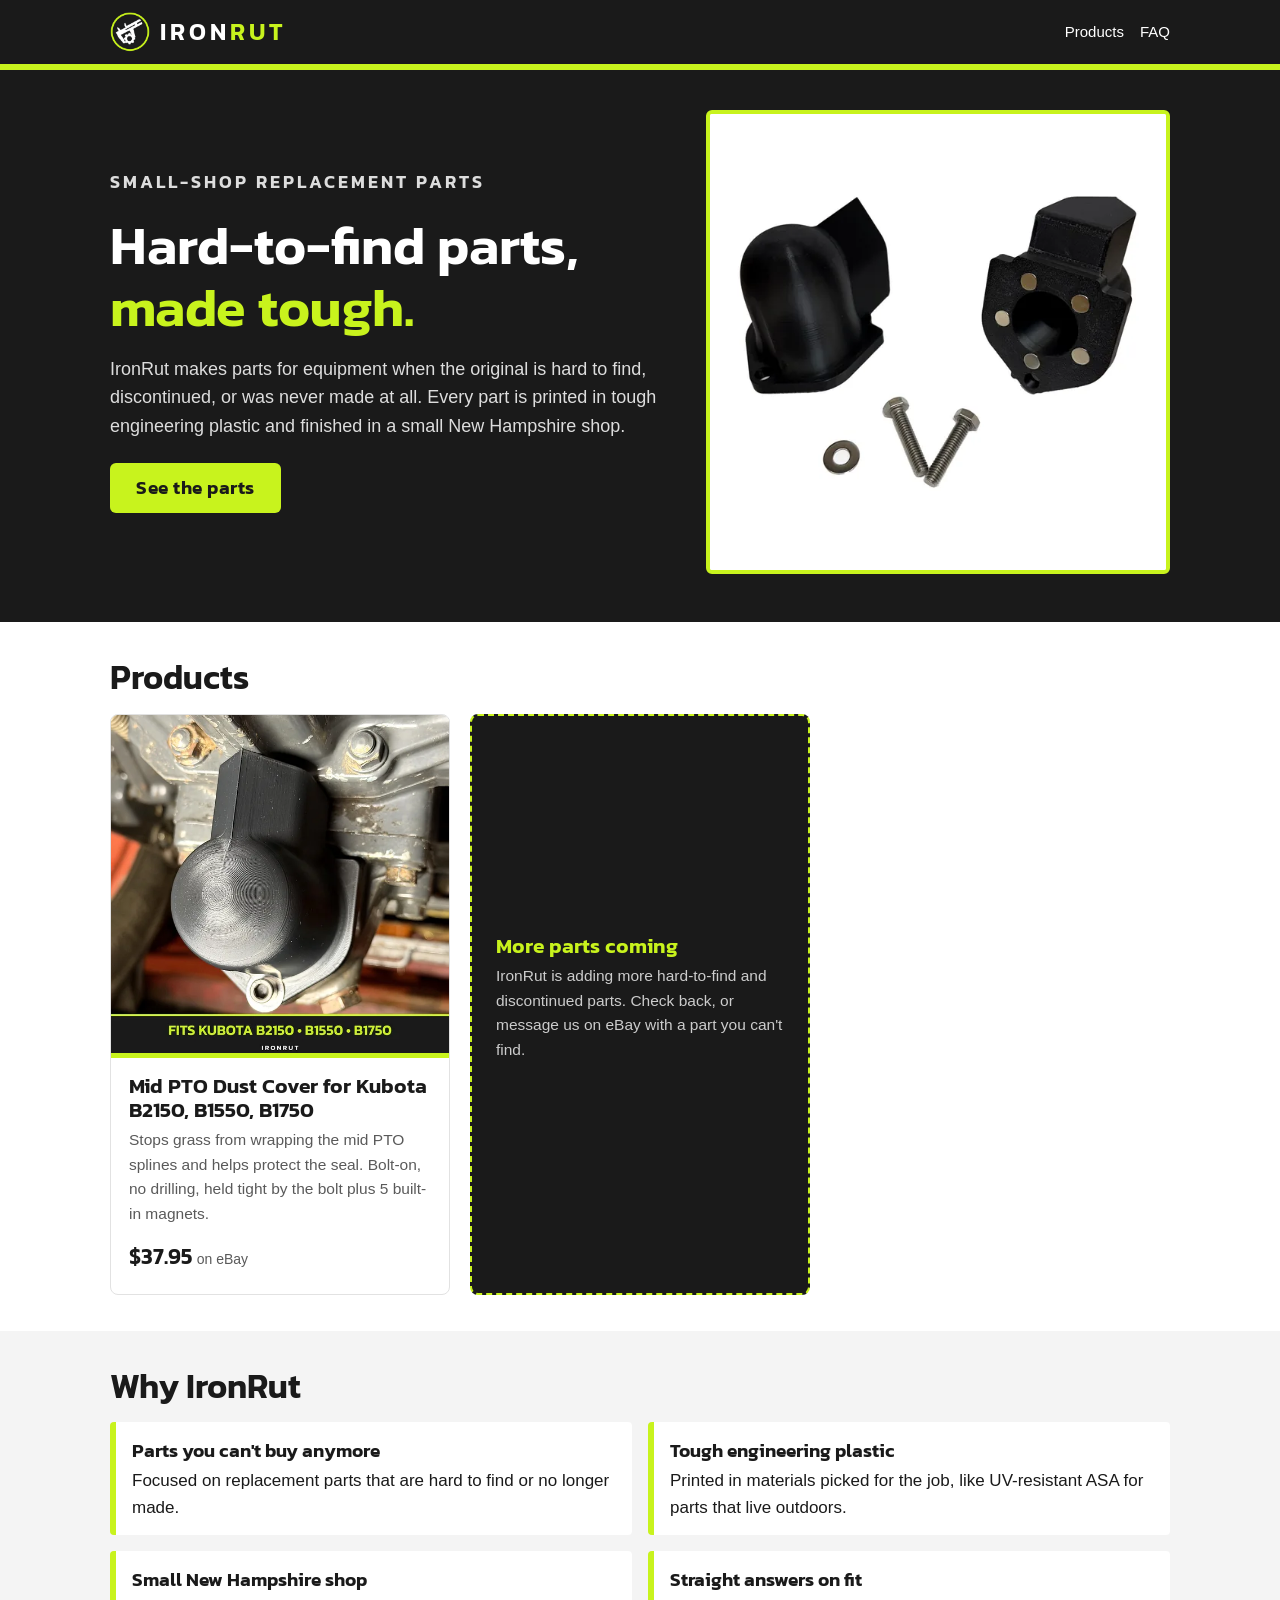
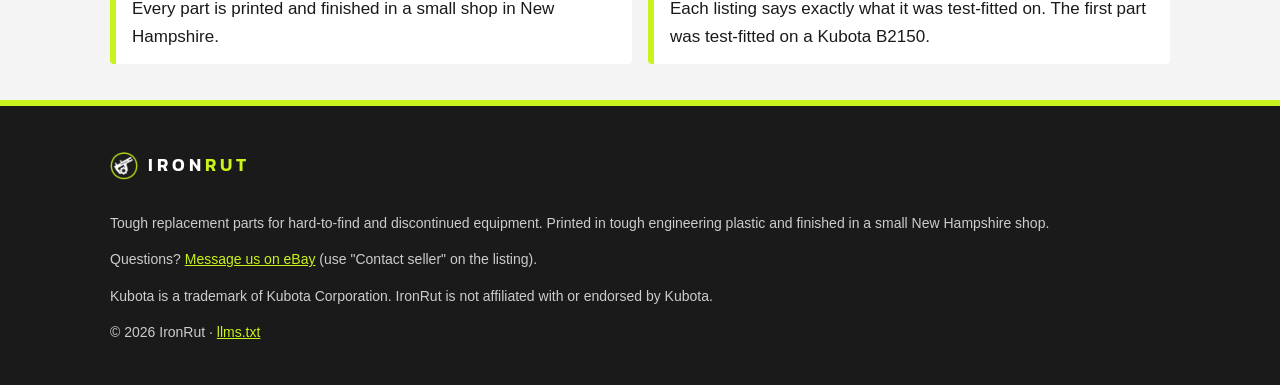
<file: index.html>
<!doctype html>
<html lang="en">
<head>
<meta charset="utf-8">
<meta name="viewport" content="width=device-width,initial-scale=1">
<title>IronRut | Tough replacement parts for hard-to-find and discontinued equipment</title>
<meta name="description" content="IronRut makes tough replacement parts when the original is hard to find or discontinued, printed in tough engineering plastic and finished in a small New Hampshire shop. First up: a bolt-on mid PTO dust cover for Kubota B2150, B1550 and B1750.">
<link rel="canonical" href="https://ironrut.com/">
<meta name="theme-color" content="#1A1A1A">
<meta property="og:type" content="website">
<meta property="og:site_name" content="IronRut">
<meta property="og:title" content="IronRut | Tough replacement parts for hard-to-find and discontinued equipment">
<meta property="og:description" content="IronRut makes tough replacement parts when the original is hard to find or discontinued, printed in tough engineering plastic and finished in a small New Hampshire shop. First up: a bolt-on mid PTO dust cover for Kubota B2150, B1550 and B1750.">
<meta property="og:url" content="https://ironrut.com/">
<meta property="og:image" content="https://ironrut.com/assets/img/og-ironrut.jpg">
<meta property="og:image:width" content="1200"><meta property="og:image:height" content="630">
<meta name="twitter:card" content="summary_large_image">
<meta name="twitter:title" content="IronRut | Tough replacement parts for hard-to-find and discontinued equipment">
<meta name="twitter:description" content="IronRut makes tough replacement parts when the original is hard to find or discontinued, printed in tough engineering plastic and finished in a small New Hampshire shop. First up: a bolt-on mid PTO dust cover for Kubota B2150, B1550 and B1750.">
<meta name="twitter:image" content="https://ironrut.com/assets/img/og-ironrut.jpg">
<link rel="icon" href="/favicon.ico" sizes="any">
<link rel="apple-touch-icon" href="/apple-touch-icon.png">
<link rel="manifest" href="/site.webmanifest">
<link rel="preload" href="/assets/fonts/kanit-600.woff2" as="font" type="font/woff2" crossorigin>
<link rel="stylesheet" href="/assets/site.css">
<link rel="alternate" type="text/plain" href="/llms.txt" title="llms.txt">
<script type="application/ld+json">{
 "@context": "https://schema.org",
 "@type": "Organization",
 "@id": "https://ironrut.com/#org",
 "name": "IronRut",
 "url": "https://ironrut.com/",
 "logo": "https://ironrut.com/icon-512.png",
 "description": "IronRut makes tough replacement parts for equipment when the original part is hard to find or discontinued. Parts are 3D printed in tough engineering plastic and finished in a small New Hampshire shop.",
 "areaServed": "US",
 "address": {
  "@type": "PostalAddress",
  "addressRegion": "NH",
  "addressCountry": "US"
 },
 "contactPoint": {
  "@type": "ContactPoint",
  "contactType": "customer support",
  "url": "https://www.ebay.com/itm/168871981504"
 }
}</script>
<script type="application/ld+json">{
 "@context": "https://schema.org",
 "@type": "WebSite",
 "@id": "https://ironrut.com/#website",
 "name": "IronRut",
 "url": "https://ironrut.com/",
 "publisher": {
  "@id": "https://ironrut.com/#org"
 }
}</script>
<script type="application/ld+json">{
 "@context": "https://schema.org",
 "@type": "ItemList",
 "name": "IronRut products",
 "itemListElement": [
  {
   "@type": "ListItem",
   "position": 1,
   "url": "https://ironrut.com/products/kubota-mid-pto-dust-cover/",
   "name": "Mid PTO Dust Cover for Kubota B2150, B1550, B1750"
  }
 ]
}</script>
</head>
<body>
<a class="skip" href="#main">Skip to content</a>
<header class="site"><div class="wrap"><a class="brand" href="/"><img class="badge" src="/assets/img/logo-badge.png" alt="" width="40" height="40"><b class="wm">IRON<span>RUT</span></b></a>
<nav class="top" aria-label="Main"><a href="/#products">Products</a><a href="/products/kubota-mid-pto-dust-cover/#faq">FAQ</a></nav></div></header>
<main id="main">
<section class="hero"><div class="wrap">
<div><p class="eyebrow">Small-shop replacement parts</p>
<h1>Hard-to-find parts, <em>made tough.</em></h1>
<p>IronRut makes parts for equipment when the original is hard to find, discontinued, or was never made at all. Every part is printed in tough engineering plastic and finished in a small New Hampshire shop.</p>
<a class="btn" href="/products/kubota-mid-pto-dust-cover/">See the parts</a></div>
<div class="shot"><picture><source type="image/webp" srcset="/assets/img/pto-01-main-600.webp 600w, /assets/img/pto-01-main.webp 1200w" sizes="(min-width:720px) 45vw, 100vw"><img src="/assets/img/pto-01-main.jpg" srcset="/assets/img/pto-01-main-600.jpg 600w, /assets/img/pto-01-main.jpg 1200w" sizes="(min-width:720px) 45vw, 100vw" width="1200" height="1200" alt="IronRut mid PTO dust cover kit: cover shown from both sides, 2 stainless bolts and a stainless washer" loading="eager" fetchpriority="high" decoding="async"></picture></div>
</div></section>
<section id="products"><div class="wrap">
<h2>Products</h2>
<div class="grid">
<a class="card" href="/products/kubota-mid-pto-dust-cover/"><picture><source type="image/webp" srcset="/assets/img/pto-02-installed-fits-600.webp 600w, /assets/img/pto-02-installed-fits.webp 1200w" sizes="(min-width:720px) 33vw, 100vw"><img src="/assets/img/pto-02-installed-fits-600.jpg" srcset="/assets/img/pto-02-installed-fits-600.jpg 600w, /assets/img/pto-02-installed-fits.jpg 1200w" sizes="(min-width:720px) 33vw, 100vw" width="1200" height="1200" alt="Dust cover installed on the mid PTO of a Kubota B2150" loading="lazy" decoding="async"></picture>
<div class="body"><h3>Mid PTO Dust Cover for Kubota B2150, B1550, B1750</h3>
<p>Stops grass from wrapping the mid PTO splines and helps protect the seal. Bolt-on, no drilling, held tight by the bolt plus 5 built-in magnets.</p>
<span class="price">$37.95</span> <span style="color:#5a5a5a;font-size:14px">on eBay</span></div></a>
<div class="card soon"><h3>More parts coming</h3><p>IronRut is adding more hard-to-find and discontinued parts. Check back, or message us on eBay with a part you can't find.</p></div>
</div></div></section>
<section class="alt"><div class="wrap">
<h2>Why IronRut</h2>
<div class="why">
<div><b>Parts you can't buy anymore</b>Focused on replacement parts that are hard to find or no longer made.</div>
<div><b>Tough engineering plastic</b>Printed in materials picked for the job, like UV-resistant ASA for parts that live outdoors.</div>
<div><b>Small New Hampshire shop</b>Every part is printed and finished in a small shop in New Hampshire.</div>
<div><b>Straight answers on fit</b>Each listing says exactly what it was test-fitted on. The first part was test-fitted on a Kubota B2150.</div>
</div></div></section>
</main>
<footer class="site"><div class="wrap">
<p class="brand"><img class="badge" src="/assets/img/logo-badge.png" alt="" width="28" height="28"><b class="wm">IRON<span style="color:#C8F31D">RUT</span></b></p>
<p>Tough replacement parts for hard-to-find and discontinued equipment. Printed in tough engineering plastic and finished in a small New Hampshire shop.</p>
<p>Questions? <a href="https://www.ebay.com/itm/168871981504" rel="noopener">Message us on eBay</a> (use "Contact seller" on the listing).</p>
<p>Kubota is a trademark of Kubota Corporation. IronRut is not affiliated with or endorsed by Kubota.</p>
<p>&copy; 2026 IronRut &middot; <a href="/llms.txt">llms.txt</a></p>
</div></footer>
</body>
</html>
</file>
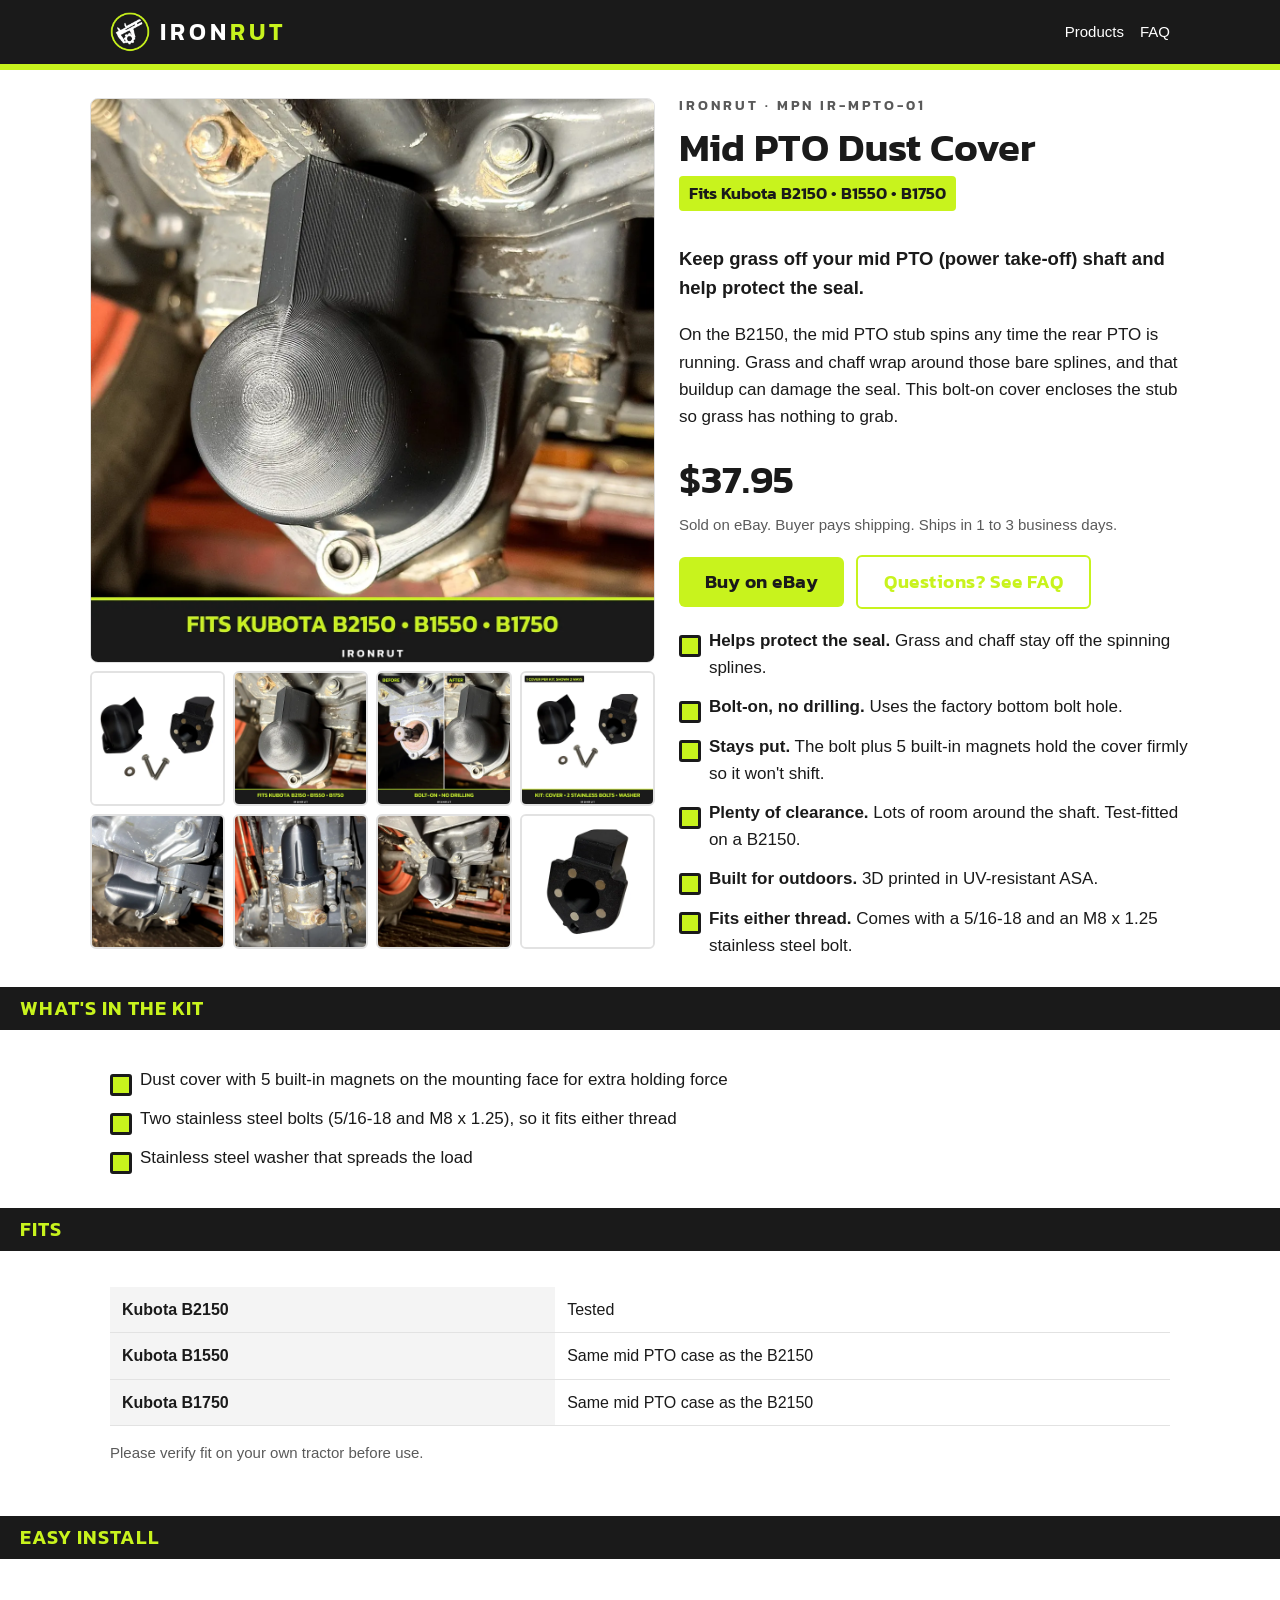
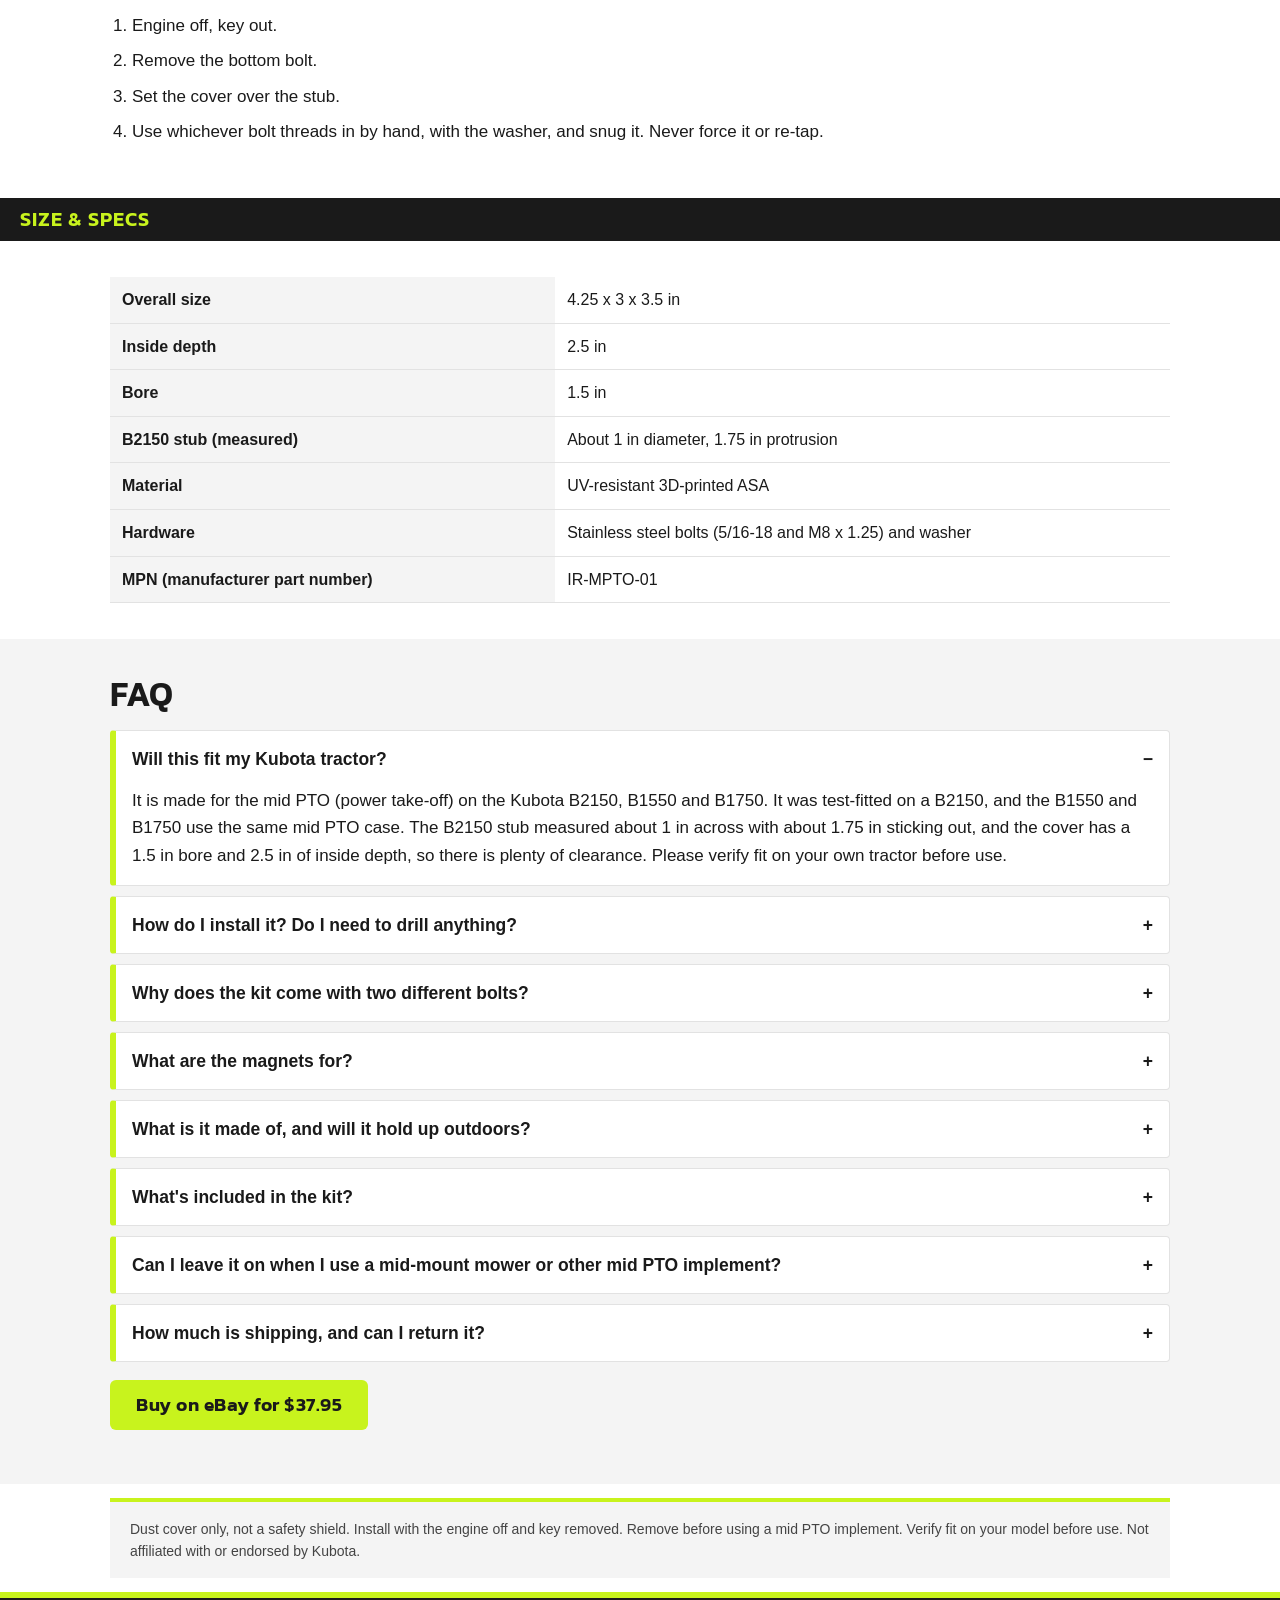
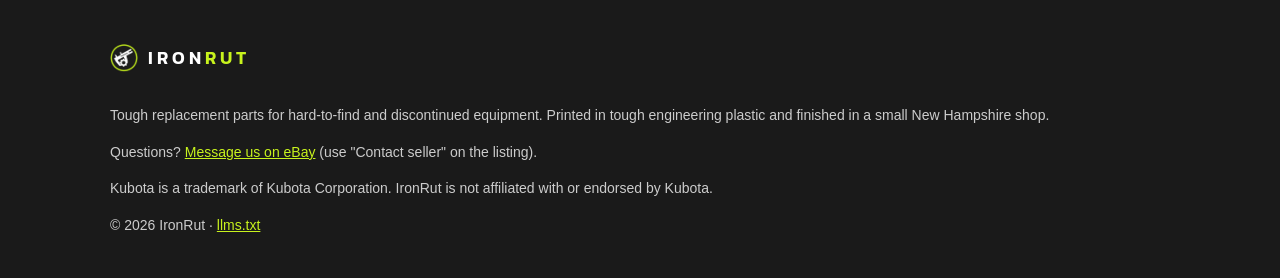
<file: products/kubota-mid-pto-dust-cover/index.html>
<!doctype html>
<html lang="en">
<head>
<meta charset="utf-8">
<meta name="viewport" content="width=device-width,initial-scale=1">
<title>Kubota B2150, B1550, B1750 Mid PTO Dust Cover | Stops Grass Wrap | IronRut</title>
<meta name="description" content="Bolt-on mid PTO (power take-off) dust cover for Kubota B2150, B1550 and B1750. Stops grass wrap, helps protect the seal, no drilling. UV-resistant ASA with 5 built-in magnets and stainless hardware. $37.95 on eBay.">
<link rel="canonical" href="https://ironrut.com/products/kubota-mid-pto-dust-cover/">
<meta name="theme-color" content="#1A1A1A">
<meta property="og:type" content="product">
<meta property="og:site_name" content="IronRut">
<meta property="og:title" content="Kubota B2150, B1550, B1750 Mid PTO Dust Cover | Stops Grass Wrap | IronRut">
<meta property="og:description" content="Bolt-on mid PTO (power take-off) dust cover for Kubota B2150, B1550 and B1750. Stops grass wrap, helps protect the seal, no drilling. UV-resistant ASA with 5 built-in magnets and stainless hardware. $37.95 on eBay.">
<meta property="og:url" content="https://ironrut.com/products/kubota-mid-pto-dust-cover/">
<meta property="og:image" content="https://ironrut.com/assets/img/og-pto-cover.jpg">
<meta property="og:image:width" content="1200"><meta property="og:image:height" content="630">
<meta name="twitter:card" content="summary_large_image">
<meta name="twitter:title" content="Kubota B2150, B1550, B1750 Mid PTO Dust Cover | Stops Grass Wrap | IronRut">
<meta name="twitter:description" content="Bolt-on mid PTO (power take-off) dust cover for Kubota B2150, B1550 and B1750. Stops grass wrap, helps protect the seal, no drilling. UV-resistant ASA with 5 built-in magnets and stainless hardware. $37.95 on eBay.">
<meta name="twitter:image" content="https://ironrut.com/assets/img/og-pto-cover.jpg">
<link rel="icon" href="/favicon.ico" sizes="any">
<link rel="apple-touch-icon" href="/apple-touch-icon.png">
<link rel="manifest" href="/site.webmanifest">
<link rel="preload" href="/assets/fonts/kanit-600.woff2" as="font" type="font/woff2" crossorigin>
<link rel="stylesheet" href="/assets/site.css">
<link rel="alternate" type="text/plain" href="/llms.txt" title="llms.txt">
<script type="application/ld+json">{
 "@context": "https://schema.org",
 "@type": "Product",
 "@id": "https://ironrut.com/products/kubota-mid-pto-dust-cover/#product",
 "name": "Mid PTO Dust Cover for Kubota B2150, B1550, B1750",
 "alternateName": "Mid PTO Dust Cover fits Kubota B2150 B1550 B1750, Stops Grass Wrap, Bolt-On",
 "description": "Bolt-on mid PTO (power take-off) dust cover for Kubota B2150, B1550 and B1750 tractors. Encloses the mid PTO stub so grass and chaff cannot wrap around the splines and helps protect the seal. 3D printed in UV-resistant ASA with 5 built-in magnets. Kit includes the cover, 2 stainless steel bolts (5/16-18 and M8 x 1.25) and a stainless steel washer.",
 "image": [
  "https://ironrut.com/assets/img/pto-01-main.jpg",
  "https://ironrut.com/assets/img/pto-02-installed-fits.jpg",
  "https://ironrut.com/assets/img/pto-03-before-after.jpg",
  "https://ironrut.com/assets/img/pto-04-kit-contents.jpg",
  "https://ironrut.com/assets/img/pto-05-installed-side.jpg",
  "https://ironrut.com/assets/img/pto-06-installed-bottom.jpg",
  "https://ironrut.com/assets/img/pto-07-on-tractor-wide.jpg",
  "https://ironrut.com/assets/img/pto-08-magnet-face.jpg"
 ],
 "brand": {
  "@type": "Brand",
  "name": "IronRut"
 },
 "manufacturer": {
  "@id": "https://ironrut.com/#org"
 },
 "mpn": "IR-MPTO-01",
 "sku": "IR-MPTO-01",
 "material": "UV-resistant 3D-printed ASA",
 "category": "Tractor parts > PTO covers",
 "size": "4.25 x 3 x 3.5 in",
 "isAccessoryOrSparePartFor": [
  {
   "@type": "Product",
   "name": "Kubota B2150",
   "brand": {
    "@type": "Brand",
    "name": "Kubota"
   }
  },
  {
   "@type": "Product",
   "name": "Kubota B1550",
   "brand": {
    "@type": "Brand",
    "name": "Kubota"
   }
  },
  {
   "@type": "Product",
   "name": "Kubota B1750",
   "brand": {
    "@type": "Brand",
    "name": "Kubota"
   }
  }
 ],
 "offers": {
  "@type": "Offer",
  "url": "https://www.ebay.com/itm/168871981504",
  "price": "37.95",
  "priceCurrency": "USD",
  "availability": "https://schema.org/InStock",
  "itemCondition": "https://schema.org/NewCondition",
  "seller": {
   "@id": "https://ironrut.com/#org"
  },
  "hasMerchantReturnPolicy": {
   "@type": "MerchantReturnPolicy",
   "applicableCountry": "US",
   "returnPolicyCategory": "https://schema.org/MerchantReturnFiniteReturnWindow",
   "merchantReturnDays": 30,
   "returnFees": "https://schema.org/ReturnShippingFees",
   "returnMethod": "https://schema.org/ReturnByMail"
  },
  "shippingDetails": {
   "@type": "OfferShippingDetails",
   "shippingDestination": {
    "@type": "DefinedRegion",
    "addressCountry": "US"
   },
   "deliveryTime": {
    "@type": "ShippingDeliveryTime",
    "handlingTime": {
     "@type": "QuantitativeValue",
     "minValue": 1,
     "maxValue": 3,
     "unitCode": "DAY"
    }
   }
  }
 }
}</script>
<script type="application/ld+json">{
 "@context": "https://schema.org",
 "@type": "FAQPage",
 "mainEntity": [
  {
   "@type": "Question",
   "name": "Will this fit my Kubota tractor?",
   "acceptedAnswer": {
    "@type": "Answer",
    "text": "It is made for the mid PTO (power take-off) on the Kubota B2150, B1550 and B1750. It was test-fitted on a B2150, and the B1550 and B1750 use the same mid PTO case. The B2150 stub measured about 1 in across with about 1.75 in sticking out, and the cover has a 1.5 in bore and 2.5 in of inside depth, so there is plenty of clearance. Please verify fit on your own tractor before use."
   }
  },
  {
   "@type": "Question",
   "name": "How do I install it? Do I need to drill anything?",
   "acceptedAnswer": {
    "@type": "Answer",
    "text": "No drilling. It uses the factory bottom bolt hole. With the engine off and the key out, remove the bottom bolt, set the cover over the stub, then thread in whichever included bolt fits by hand, with the washer, and snug it."
   }
  },
  {
   "@type": "Question",
   "name": "Why does the kit come with two different bolts?",
   "acceptedAnswer": {
    "@type": "Answer",
    "text": "So it fits either thread. You get one 5/16-18 and one M8 x 1.25 stainless steel bolt. Use whichever one threads in by hand. Never force a bolt or re-tap the hole."
   }
  },
  {
   "@type": "Question",
   "name": "What are the magnets for?",
   "acceptedAnswer": {
    "@type": "Answer",
    "text": "The 5 built-in magnets on the mounting face add holding force. The bolt plus the magnets keep the cover from moving or shifting."
   }
  },
  {
   "@type": "Question",
   "name": "What is it made of, and will it hold up outdoors?",
   "acceptedAnswer": {
    "@type": "Answer",
    "text": "The cover is 3D printed in ASA, a UV-resistant engineering plastic chosen for outdoor use. A specific temperature rating is not published yet. If you have a heat question for your setup, message us on eBay before you buy."
   }
  },
  {
   "@type": "Question",
   "name": "What's included in the kit?",
   "acceptedAnswer": {
    "@type": "Answer",
    "text": "One dust cover with 5 built-in magnets, two stainless steel bolts (5/16-18 and M8 x 1.25) and one stainless steel washer that spreads the load. The photos show the single cover from two angles."
   }
  },
  {
   "@type": "Question",
   "name": "Can I leave it on when I use a mid-mount mower or other mid PTO implement?",
   "acceptedAnswer": {
    "@type": "Answer",
    "text": "No. Remove the cover before using a mid PTO implement. It is a dust cover only, not a safety shield."
   }
  },
  {
   "@type": "Question",
   "name": "How much is shipping, and can I return it?",
   "acceptedAnswer": {
    "@type": "Answer",
    "text": "It sells for $37.95 on eBay and the buyer pays shipping, which eBay shows at checkout. It ships in 1 to 3 business days by USPS Ground Advantage. Returns are accepted within 30 days, and the buyer pays return shipping."
   }
  }
 ]
}</script>
<script type="application/ld+json">{
 "@context": "https://schema.org",
 "@type": "BreadcrumbList",
 "itemListElement": [
  {
   "@type": "ListItem",
   "position": 1,
   "name": "IronRut",
   "item": "https://ironrut.com/"
  },
  {
   "@type": "ListItem",
   "position": 2,
   "name": "Mid PTO Dust Cover for Kubota B2150, B1550, B1750",
   "item": "https://ironrut.com/products/kubota-mid-pto-dust-cover/"
  }
 ]
}</script>
</head>
<body>
<a class="skip" href="#main">Skip to content</a>
<header class="site"><div class="wrap"><a class="brand" href="/"><img class="badge" src="/assets/img/logo-badge.png" alt="" width="40" height="40"><b class="wm">IRON<span>RUT</span></b></a>
<nav class="top" aria-label="Main"><a href="/#products">Products</a><a href="/products/kubota-mid-pto-dust-cover/#faq">FAQ</a></nav></div></header>
<main id="main">
<div class="wrap prod-top">
<div class="gallery"><div class="main" id="mainshot"><picture><source type="image/webp" srcset="/assets/img/pto-02-installed-fits-600.webp 600w, /assets/img/pto-02-installed-fits.webp 1200w" sizes="(min-width:720px) 52vw, 100vw"><img src="/assets/img/pto-02-installed-fits.jpg" srcset="/assets/img/pto-02-installed-fits-600.jpg 600w, /assets/img/pto-02-installed-fits.jpg 1200w" sizes="(min-width:720px) 52vw, 100vw" width="1200" height="1200" alt="Dust cover installed on the mid PTO of a Kubota B2150" loading="eager" fetchpriority="high" decoding="async"></picture></div>
<div class="thumbs"><a href="/assets/img/pto-01-main.jpg" data-full="/assets/img/pto-01-main" aria-label="View photo 1"><picture><source type="image/webp" srcset="/assets/img/pto-01-main-600.webp"><img src="/assets/img/pto-01-main-600.jpg" width="600" height="600" alt="IronRut mid PTO dust cover kit: cover shown from both sides, 2 stainless bolts and a stainless washer" loading="lazy" decoding="async"></picture></a><a href="/assets/img/pto-02-installed-fits.jpg" data-full="/assets/img/pto-02-installed-fits" aria-label="View photo 2"><picture><source type="image/webp" srcset="/assets/img/pto-02-installed-fits-600.webp"><img src="/assets/img/pto-02-installed-fits-600.jpg" width="600" height="600" alt="Dust cover installed on the mid PTO of a Kubota B2150" loading="lazy" decoding="async"></picture></a><a href="/assets/img/pto-03-before-after.jpg" data-full="/assets/img/pto-03-before-after" aria-label="View photo 3"><picture><source type="image/webp" srcset="/assets/img/pto-03-before-after-600.webp"><img src="/assets/img/pto-03-before-after-600.jpg" width="600" height="600" alt="Before and after: bare mid PTO stub, then covered by the bolt-on dust cover" loading="lazy" decoding="async"></picture></a><a href="/assets/img/pto-04-kit-contents.jpg" data-full="/assets/img/pto-04-kit-contents" aria-label="View photo 4"><picture><source type="image/webp" srcset="/assets/img/pto-04-kit-contents-600.webp"><img src="/assets/img/pto-04-kit-contents-600.jpg" width="600" height="600" alt="Kit contents: one cover, two stainless steel bolts and one stainless steel washer" loading="lazy" decoding="async"></picture></a><a href="/assets/img/pto-05-installed-side.jpg" data-full="/assets/img/pto-05-installed-side" aria-label="View photo 5"><picture><source type="image/webp" srcset="/assets/img/pto-05-installed-side-600.webp"><img src="/assets/img/pto-05-installed-side-600.jpg" width="600" height="600" alt="Side view of the dust cover installed on the tractor" loading="lazy" decoding="async"></picture></a><a href="/assets/img/pto-06-installed-bottom.jpg" data-full="/assets/img/pto-06-installed-bottom" aria-label="View photo 6"><picture><source type="image/webp" srcset="/assets/img/pto-06-installed-bottom-600.webp"><img src="/assets/img/pto-06-installed-bottom-600.jpg" width="600" height="600" alt="Bottom view of the installed dust cover and bolt" loading="lazy" decoding="async"></picture></a><a href="/assets/img/pto-07-on-tractor-wide.jpg" data-full="/assets/img/pto-07-on-tractor-wide" aria-label="View photo 7"><picture><source type="image/webp" srcset="/assets/img/pto-07-on-tractor-wide-600.webp"><img src="/assets/img/pto-07-on-tractor-wide-600.jpg" width="600" height="600" alt="Wide view of the dust cover on the Kubota tractor" loading="lazy" decoding="async"></picture></a><a href="/assets/img/pto-08-magnet-face.jpg" data-full="/assets/img/pto-08-magnet-face" aria-label="View photo 8"><picture><source type="image/webp" srcset="/assets/img/pto-08-magnet-face-600.webp"><img src="/assets/img/pto-08-magnet-face-600.jpg" width="600" height="600" alt="Mounting face of the cover showing the 5 built-in magnets" loading="lazy" decoding="async"></picture></a></div></div>
<div class="buybox">
<p class="eyebrow" style="color:#5a5a5a">IronRut &middot; MPN IR-MPTO-01</p>
<h1>Mid PTO Dust Cover</h1>
<p class="fits">Fits Kubota B2150 &bull; B1550 &bull; B1750</p>
<p class="lede">Keep grass off your mid PTO (power take-off) shaft and help protect the seal.</p>
<p>On the B2150, the mid PTO stub spins any time the rear PTO is running. Grass and chaff wrap around those bare splines, and that buildup can damage the seal. This bolt-on cover encloses the stub so grass has nothing to grab.</p>
<p class="price">$37.95</p><p class="ship">Sold on eBay. Buyer pays shipping. Ships in 1 to 3 business days.</p>
<div class="cta-row"><a class="btn" href="https://www.ebay.com/itm/168871981504" rel="noopener">Buy on eBay</a><a class="btn ghost" href="#faq">Questions? See FAQ</a></div>
<ul class="points">
<li><b>Helps protect the seal.</b> Grass and chaff stay off the spinning splines.</li>
<li><b>Bolt-on, no drilling.</b> Uses the factory bottom bolt hole.</li>
<li><b>Stays put.</b> The bolt plus 5 built-in magnets hold the cover firmly so it won't shift.</li>
<li><b>Plenty of clearance.</b> Lots of room around the shaft. Test-fitted on a B2150.</li>
<li><b>Built for outdoors.</b> 3D printed in UV-resistant ASA.</li>
<li><b>Fits either thread.</b> Comes with a 5/16-18 and an M8 x 1.25 stainless steel bolt.</li>
</ul>
</div></div>
<h2 class="bar">WHAT'S IN THE KIT</h2>
<section><div class="wrap"><ul class="points">
<li>Dust cover with 5 built-in magnets on the mounting face for extra holding force</li>
<li>Two stainless steel bolts (5/16-18 and M8 x 1.25), so it fits either thread</li>
<li>Stainless steel washer that spreads the load</li></ul></div></section>
<h2 class="bar">FITS</h2>
<section><div class="wrap">
<table class="spec"><tbody>
<tr><th>Kubota B2150</th><td>Tested</td></tr>
<tr><th>Kubota B1550</th><td>Same mid PTO case as the B2150</td></tr>
<tr><th>Kubota B1750</th><td>Same mid PTO case as the B2150</td></tr>
</tbody></table>
<p style="font-size:15px;color:#5a5a5a">Please verify fit on your own tractor before use.</p></div></section>
<h2 class="bar">EASY INSTALL</h2>
<section><div class="wrap"><ol class="steps">
<li>Engine off, key out.</li><li>Remove the bottom bolt.</li><li>Set the cover over the stub.</li>
<li>Use whichever bolt threads in by hand, with the washer, and snug it. Never force it or re-tap.</li></ol></div></section>
<h2 class="bar">SIZE &amp; SPECS</h2>
<section><div class="wrap"><table class="spec"><tbody>
<tr><th>Overall size</th><td>4.25 x 3 x 3.5 in</td></tr>
<tr><th>Inside depth</th><td>2.5 in</td></tr>
<tr><th>Bore</th><td>1.5 in</td></tr>
<tr><th>B2150 stub (measured)</th><td>About 1 in diameter, 1.75 in protrusion</td></tr>
<tr><th>Material</th><td>UV-resistant 3D-printed ASA</td></tr>
<tr><th>Hardware</th><td>Stainless steel bolts (5/16-18 and M8 x 1.25) and washer</td></tr>
<tr><th>MPN (manufacturer part number)</th><td>IR-MPTO-01</td></tr>
</tbody></table></div></section>
<section class="alt faq" id="faq"><div class="wrap"><h2>FAQ</h2><details open><summary>Will this fit my Kubota tractor?</summary><p>It is made for the mid PTO (power take-off) on the Kubota B2150, B1550 and B1750. It was test-fitted on a B2150, and the B1550 and B1750 use the same mid PTO case. The B2150 stub measured about 1 in across with about 1.75 in sticking out, and the cover has a 1.5 in bore and 2.5 in of inside depth, so there is plenty of clearance. Please verify fit on your own tractor before use.</p></details><details><summary>How do I install it? Do I need to drill anything?</summary><p>No drilling. It uses the factory bottom bolt hole. With the engine off and the key out, remove the bottom bolt, set the cover over the stub, then thread in whichever included bolt fits by hand, with the washer, and snug it.</p></details><details><summary>Why does the kit come with two different bolts?</summary><p>So it fits either thread. You get one 5/16-18 and one M8 x 1.25 stainless steel bolt. Use whichever one threads in by hand. Never force a bolt or re-tap the hole.</p></details><details><summary>What are the magnets for?</summary><p>The 5 built-in magnets on the mounting face add holding force. The bolt plus the magnets keep the cover from moving or shifting.</p></details><details><summary>What is it made of, and will it hold up outdoors?</summary><p>The cover is 3D printed in ASA, a UV-resistant engineering plastic chosen for outdoor use. A specific temperature rating is not published yet. If you have a heat question for your setup, message us on eBay before you buy.</p></details><details><summary>What&#x27;s included in the kit?</summary><p>One dust cover with 5 built-in magnets, two stainless steel bolts (5/16-18 and M8 x 1.25) and one stainless steel washer that spreads the load. The photos show the single cover from two angles.</p></details><details><summary>Can I leave it on when I use a mid-mount mower or other mid PTO implement?</summary><p>No. Remove the cover before using a mid PTO implement. It is a dust cover only, not a safety shield.</p></details><details><summary>How much is shipping, and can I return it?</summary><p>It sells for $37.95 on eBay and the buyer pays shipping, which eBay shows at checkout. It ships in 1 to 3 business days by USPS Ground Advantage. Returns are accepted within 30 days, and the buyer pays return shipping.</p></details>
<div class="cta-row"><a class="btn" href="https://www.ebay.com/itm/168871981504" rel="noopener">Buy on eBay for $37.95</a></div></div></section>
<div class="wrap"><p class="note">Dust cover only, not a safety shield. Install with the engine off and key removed. Remove before using a mid PTO implement. Verify fit on your model before use. Not affiliated with or endorsed by Kubota.</p></div>
</main>
<div class="sticky-buy"><span>$37.95 &middot; Mid PTO Dust Cover</span><a class="btn" href="https://www.ebay.com/itm/168871981504" rel="noopener">Buy on eBay</a></div>
<script>
document.querySelectorAll('.thumbs a').forEach(function(a){a.addEventListener('click',function(e){e.preventDefault();var b=a.getAttribute('data-full'),m=document.getElementById('mainshot'),alt=a.querySelector('img').alt;
m.innerHTML='<picture><source type="image/webp" srcset="'+b+'.webp"><img src="'+b+'.jpg" width="1200" height="1200" alt="'+alt.replace(/"/g,'&quot;')+'"></picture>';});});
</script>
<footer class="site"><div class="wrap">
<p class="brand"><img class="badge" src="/assets/img/logo-badge.png" alt="" width="28" height="28"><b class="wm">IRON<span style="color:#C8F31D">RUT</span></b></p>
<p>Tough replacement parts for hard-to-find and discontinued equipment. Printed in tough engineering plastic and finished in a small New Hampshire shop.</p>
<p>Questions? <a href="https://www.ebay.com/itm/168871981504" rel="noopener">Message us on eBay</a> (use "Contact seller" on the listing).</p>
<p>Kubota is a trademark of Kubota Corporation. IronRut is not affiliated with or endorsed by Kubota.</p>
<p>&copy; 2026 IronRut &middot; <a href="/llms.txt">llms.txt</a></p>
</div></footer>
</body>
</html>
</file>
<file: assets/site.css>
@font-face{font-family:"Kanit";src:url(/assets/fonts/kanit-600.woff2) format("woff2");font-weight:600;font-display:swap}
:root{--char:#1A1A1A;--char2:#242424;--lime:#C8F31D;--ink:#1A1A1A;--mute:#5a5a5a;--bg:#F4F4F4;--line:#e2e2e2}
*{box-sizing:border-box}
html{-webkit-text-size-adjust:100%}
body{margin:0;font-family:Roboto,"Segoe UI",Arial,Helvetica,sans-serif;color:var(--ink);background:#fff;font-size:17px;line-height:1.6}
img{max-width:100%;height:auto;display:block}
a{color:inherit}
h1,h2,h3,.brand,.btn,.eyebrow{font-family:"Kanit",Roboto,Arial,sans-serif;font-weight:600;line-height:1.15}
.wrap{max-width:1100px;margin:0 auto;padding:0 20px}
.skip{position:absolute;left:-999px}.skip:focus{left:10px;top:10px;background:var(--lime);padding:8px;z-index:9}
header.site{background:var(--char);border-bottom:6px solid var(--lime)}
header.site .wrap{display:flex;align-items:center;justify-content:space-between;min-height:64px;gap:12px}
.brand{color:#fff;text-decoration:none;font-size:24px;letter-spacing:4px}
.brand span{color:var(--lime)}
.brand .wm{font-weight:600}
.brand{display:inline-flex;align-items:center;gap:10px}
.brand .badge{width:40px;height:40px;display:block}
footer.site .brand .badge{width:28px;height:28px}
nav.top a{color:#fff;text-decoration:none;font-size:15px;margin-left:16px}
nav.top a:hover{color:var(--lime)}
.hero{background:var(--char);color:#fff;padding:40px 0 48px}
.hero .wrap{display:grid;gap:28px}
.eyebrow{color:var(--lime);font-size:14px;letter-spacing:3px;text-transform:uppercase;margin:0 0 10px}
.hero h1{font-size:clamp(32px,7vw,54px);margin:0 0 16px}
.hero h1 em{font-style:normal;color:var(--lime)}
.hero p{font-size:18px;color:#ddd;margin:0 0 22px;max-width:40em}
.hero .shot{background:#fff;border:4px solid var(--lime);border-radius:6px;overflow:hidden}
.btn{display:inline-block;background:var(--lime);color:var(--char);text-decoration:none;font-size:19px;padding:14px 26px;border-radius:6px;letter-spacing:.5px;border:0}
.btn:hover{filter:brightness(1.07)}
.btn.ghost{background:transparent;color:var(--lime);border:2px solid var(--lime)}
.bar{background:var(--char);color:var(--lime);font-size:20px;padding:10px 20px;letter-spacing:1px;margin:0}
section{padding:36px 0}
section.alt{background:var(--bg)}
h2{font-size:clamp(26px,5vw,34px);margin:0 0 16px}
.grid{display:grid;gap:20px;grid-template-columns:1fr}
.card{background:#fff;border:1px solid var(--line);border-radius:8px;overflow:hidden;display:flex;flex-direction:column;text-decoration:none}
.card .body{padding:16px 18px 20px;border-top:5px solid var(--lime)}
.card h3{font-size:21px;margin:0 0 6px}
.card p{margin:0 0 12px;color:var(--mute);font-size:15.5px}
.card .price{font-family:"Kanit",Arial,sans-serif;font-weight:600;font-size:22px}
.card.soon{background:var(--char);color:#fff;justify-content:center;align-items:flex-start;padding:24px;border:2px dashed var(--lime)}
.card.soon h3{color:var(--lime)}.card.soon p{color:#ccc}
.points{list-style:none;padding:0;margin:0;display:grid;gap:12px}
.points li{padding-left:30px;position:relative}
.points li:before{content:"";position:absolute;left:0;top:.45em;width:16px;height:16px;background:var(--lime);border:3px solid var(--char);border-radius:3px}
.why{display:grid;gap:16px}
.why div{background:#fff;border-left:6px solid var(--lime);padding:14px 16px;border-radius:4px}
.why b{display:block;font-family:"Kanit",Arial,sans-serif;font-weight:600;font-size:19px}
.prod-top{display:grid;gap:24px;padding:28px 0}
.gallery .main{border:1px solid var(--line);border-radius:8px;overflow:hidden}
.thumbs{display:grid;grid-template-columns:repeat(4,1fr);gap:8px;margin-top:8px}
.thumbs a{border:2px solid var(--line);border-radius:6px;overflow:hidden}
.thumbs a:focus,.thumbs a:hover{border-color:var(--char)}
.buybox h1{font-size:clamp(28px,6vw,40px);margin:0 0 6px}
.buybox .fits{font-family:"Kanit",Arial,sans-serif;font-weight:600;color:var(--char);background:var(--lime);display:inline-block;padding:4px 10px;border-radius:4px;margin:0 0 14px}
.buybox .price{font-family:"Kanit",Arial,sans-serif;font-weight:600;font-size:40px;margin:6px 0 2px}
.buybox .ship{color:var(--mute);margin:0 0 18px;font-size:15px}
.buybox .lede{font-size:18.5px;font-weight:600}
.cta-row{display:flex;flex-wrap:wrap;gap:12px;align-items:center;margin:18px 0}
table.spec{width:100%;border-collapse:collapse;font-size:16px}
table.spec th,table.spec td{text-align:left;padding:10px 12px;border-bottom:1px solid var(--line);vertical-align:top}
table.spec th{width:42%;background:var(--bg)}
ol.steps{padding-left:22px}ol.steps li{margin-bottom:8px}
.faq details{background:#fff;border:1px solid var(--line);border-left:6px solid var(--lime);border-radius:4px;margin-bottom:10px}
.faq summary{cursor:pointer;padding:14px 16px;font-weight:700;font-size:17.5px;list-style:none}
.faq summary::-webkit-details-marker{display:none}
.faq summary:after{content:"+";float:right;font-weight:700}
.faq details[open] summary:after{content:"\2212"}
.faq details p{margin:0;padding:0 16px 16px}
.note{font-size:14px;color:#444;background:var(--bg);border-top:4px solid var(--lime);padding:16px 20px}
footer.site{background:var(--char);color:#ccc;font-size:14px;padding:28px 0;border-top:6px solid var(--lime)}
footer.site a{color:var(--lime)}
footer.site .brand{font-size:18px}
.sticky-buy{position:sticky;bottom:0;background:var(--char);padding:10px 16px;display:flex;justify-content:space-between;align-items:center;gap:10px;z-index:5;border-top:3px solid var(--lime)}
.sticky-buy span{color:#fff;font-family:"Kanit",Arial,sans-serif;font-weight:600}
.sticky-buy .btn{padding:10px 18px;font-size:17px}
@media(min-width:720px){
 .hero .wrap{grid-template-columns:1.1fr .9fr;align-items:center}
 .grid{grid-template-columns:repeat(3,1fr)}
 .why{grid-template-columns:repeat(2,1fr)}
 .prod-top{grid-template-columns:1.05fr .95fr;align-items:start}
 .sticky-buy{display:none}
}
</file>
